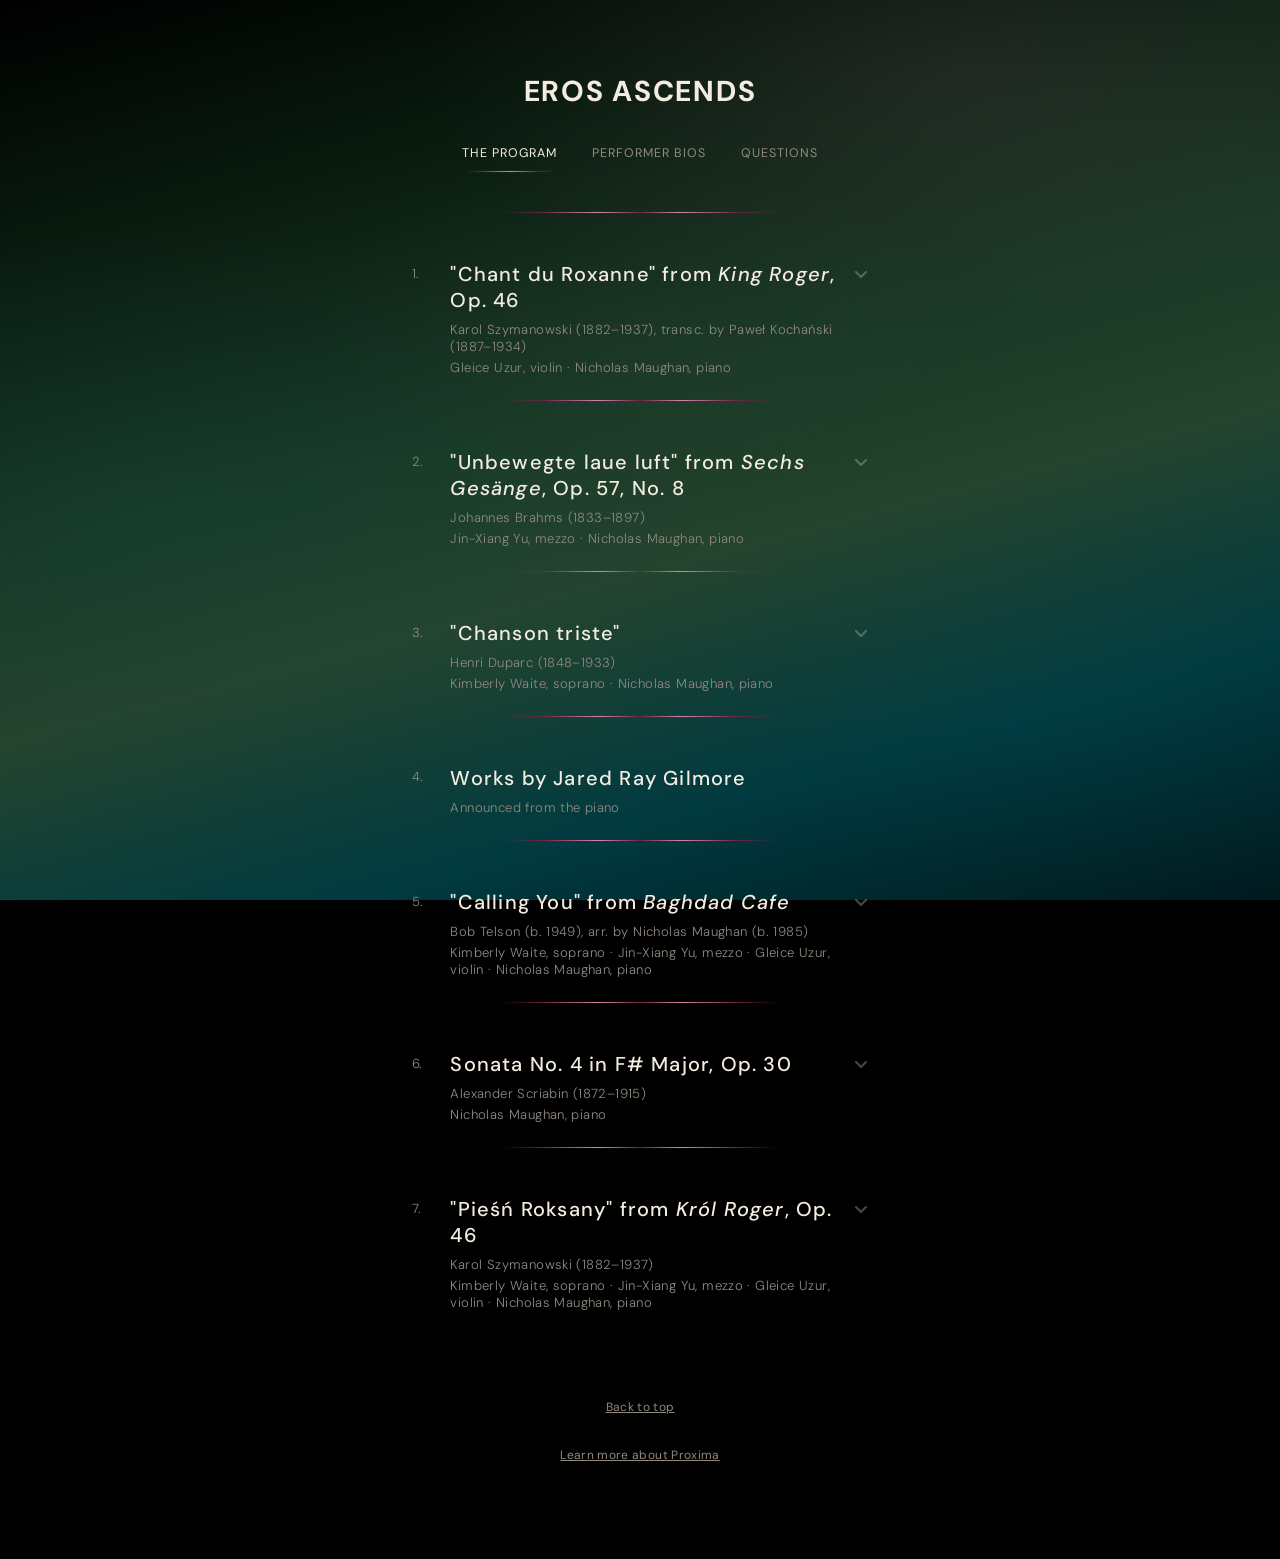
<file: index.html>
<!DOCTYPE html>
<html lang="en">
<head>
  <meta charset="UTF-8">
  <meta name="viewport" content="width=device-width, initial-scale=1.0">
  <title>Eros Ascends — The Program</title>
  <link rel="preconnect" href="https://fonts.googleapis.com">
  <link rel="preconnect" href="https://fonts.gstatic.com" crossorigin>
  <link href="https://fonts.googleapis.com/css2?family=DM+Sans:ital,wght@0,300;0,400;0,500;0,700;1,300;1,400&display=swap" rel="stylesheet">
  <link rel="stylesheet" href="style.css">
</head>
<body>

  <!-- ── Site Header & Navigation ── -->
  <header class="site-header">
    <h1 class="site-title"><a href="index.html">EROS ASCENDS</a></h1>
    <nav class="tab-nav" aria-label="Site navigation">
      <a href="index.html" class="active">The Program</a>
      <a href="bios.html">Performer Bios</a>
      <a href="questions.html">Questions</a>
    </nav>
  </header>

  <article class="page" id="top">

    <hr class="divider">

    <!-- ════════════════════════════════════════════
         1. Chant du Roxanne — Szymanowski / Kochański
         ════════════════════════════════════════════ -->
    <section class="note-section" data-open="false">
      <button class="accordion-header" aria-expanded="false">
        <span class="note-number">1.</span>
        <div class="accordion-label">
          <h2 class="note-title">"Chant du Roxanne" from <em>King Roger</em>, Op. 46</h2>
          <p class="note-composer">Karol Szymanowski (1882–1937), transc. by Paweł Kochański (1887–1934)</p>
          <p class="note-performers">Gleice Uzur, violin · Nicholas Maughan, piano</p>
        </div>
        <svg class="accordion-chevron" viewBox="0 0 14 14" aria-hidden="true">
          <polyline points="2,5 7,10 12,5"/>
        </svg>
      </button>

      <div class="accordion-content">
        <div class="accordion-inner">
          <div class="note-body">
            <p>Polish composer Karol Szymanowski and violinist Paweł Kochański shared one of the most generative artistic partnerships of the early twentieth century—artistically inseparable, and deeply personal. Kochański was not only the foremost interpreter of Szymanowski's violin music, but a shaping presence within it: advising, refining, and drawing out a language of sound that feels almost inseparable from his own playing.</p>

            <p>There is, too, a current of intimacy that runs beneath this collaboration—one that has often been read through the lens of queer desire. Szymanowski, who was gay, channeled that sensibility into his artistic world. While the exact nature of his relationship with Kochański remains undocumented, their collaboration suggests a shared sensitivity and closeness that resonates in the music itself. In that light, this transcription can be heard not simply as adaptation, but as a kind of exchange: a musical language passed between two artists attuned to one another's expression.</p>

            <p>Chant de Roxane originates in Szymanowski's opera <em>King Roger</em>, where the vocal line unfolds with an almost hypnotic sense of suspension and allure. In Kochański's transcription, that line is carried into the violin—no longer sung, but still unmistakably vocal in its impulse.</p>

            <p>What begins as a voice becomes something more physical: the act of singing translated into touch, into pressure, into motion across the string. The line stretches, ornaments, and lingers, as if prolonging contact rather than arriving anywhere definite.</p>

            <p>What Kochański creates here is not a reduction of the original, but an intensification. The violin does not imitate the voice—it inhabits it, extends it, and in doing so, makes the line feel even more immediate, more exposed. Ornament becomes touch. Suspension becomes anticipation. The music lingers in that charged space where expression and sensation begin to blur.</p>
          </div>
        </div>
      </div>
    </section>

    <hr class="divider">

    <!-- ════════════════════════════════════════════
         2. Unbewegte laue Luft — Brahms
         ════════════════════════════════════════════ -->
    <section class="note-section" data-open="false">
      <button class="accordion-header" aria-expanded="false">
        <span class="note-number">2.</span>
        <div class="accordion-label">
          <h2 class="note-title">"Unbewegte laue luft" from <em>Sechs Gesänge</em>, Op. 57, No. 8</h2>
          <p class="note-composer">Johannes Brahms (1833–1897)</p>
          <p class="note-performers">Jin-Xiang Yu, mezzo · Nicholas Maughan, piano</p>
        </div>
        <svg class="accordion-chevron" viewBox="0 0 14 14" aria-hidden="true">
          <polyline points="2,5 7,10 12,5"/>
        </svg>
      </button>

      <div class="accordion-content">
        <div class="accordion-inner">
          <div class="note-body">
            <p>Brahms composed this song in 1871 on a poem by Georg Friedrich Daumer, whose writing moved through desire with a directness that was striking for its time. In a culture where intimacy was often veiled or idealized, Daumer's language lingers in sensation, in the body, in the charged stillness between thought and touch. Brahms was drawn to these texts for their concentration and immediacy, leaning into the intensity of wanting rather than turning away from it.</p>

            <p>The air is warm. Unmoving. A garden held in night. Nothing unfolds in the usual sense, yet everything is already underway.</p>

            <p>Listen for how little the music seems to move at first. The stillness is not empty. It is full, almost pressurized. Notice how the piano sustains the atmosphere, and how the voice does not break it, but grows out of it. In the upper register, small flickers of sound, like trills, briefly disturb the surface, suggesting the quiet motion of the fountain in the garden. Small shifts in harmony and color begin to carry weight. The intensity does not announce itself. It gathers.</p>

            <p>And then, almost without warning, the surface breaks. The piano begins to move in quick, flowing figures, and the voice becomes more urgent, more expansive. What had been contained now begins to circulate. The desire that had been held in stillness moves outward, passes between voice and piano, and fills the space with motion. It does not erupt, but unfolds, gaining warmth, breadth, and presence as it moves. The body of the music awakens.</p>

            <p>As the song moves toward its close, that motion gradually softens. The energy does not disappear, but settles into a more open, luminous space. The harmony shifts, moving from C minor toward C major, and the atmosphere clears. What remains is a quiet arrival, where what once pressed inward now rests outward, and stillness returns, not empty, but changed.</p>
          </div>

          <div class="poem-block">
            <p class="poem-label">Unbewegte laue Luft</p>
            <p class="poem-label" style="text-transform: none; font-weight: 300; font-style: italic; margin-top: -0.5rem;">German source: Georg Friedrich Daumer</p>
            <p class="stanza">Unbewegte laue Luft,<br>
              Tiefe Ruhe der Natur;<br>
              Durch die stille Gartennacht<br>
              Plätschert die Fontäne nur;</p>
            <p class="stanza">Aber im Gemüte schwillt<br>
              Heißere Begierde mir;<br>
              Aber in der Ader quillt<br>
              Leben und verlangt nach Leben.</p>
            <p class="stanza">Sollten nicht auch deine Brust<br>
              Sehnlichere Wünsche heben?<br>
              Sollte meiner Seele Ruf<br>
              Nicht die deine tief durchbeben?</p>
            <p class="stanza">Leise mit dem Ätherfuß<br>
              Säume nicht, daher zu schweben!<br>
              Komm, o komm, damit wir uns<br>
              Himmlische Genüge geben!</p>
          </div>

          <div class="poem-block">
            <p class="poem-label">Motionless mild air</p>
            <p class="poem-label" style="text-transform: none; font-weight: 300; font-style: italic; margin-top: -0.5rem;">English translation © Richard Stokes</p>
            <p class="stanza">Motionless mild air,<br>
              Nature deep at rest;<br>
              Through the still garden night<br>
              Only the fountain plashes;</p>
            <p class="stanza">But my soul swells<br>
              With a more ardent desire;<br>
              Life surges in my veins<br>
              And yearns for life.</p>
            <p class="stanza">Should not your breast too<br>
              Heave with more passionate longing?<br>
              Should not the cry of my soul<br>
              Quiver deeply through your own?</p>
            <p class="stanza">Softly on ethereal feet<br>
              Glide to me, do not delay!<br>
              Come, ah! come, that we might<br>
              Give each other heavenly satisfaction!</p>
          </div>
        </div>
      </div>
    </section>

    <hr class="divider">

    <!-- ════════════════════════════════════════════
         3. Chanson triste — Duparc
         ════════════════════════════════════════════ -->
    <section class="note-section" data-open="false">
      <button class="accordion-header" aria-expanded="false">
        <span class="note-number">3.</span>
        <div class="accordion-label">
          <h2 class="note-title">"Chanson triste"</h2>
          <p class="note-composer">Henri Duparc (1848–1933)</p>
          <p class="note-performers">Kimberly Waite, soprano · Nicholas Maughan, piano</p>
        </div>
        <svg class="accordion-chevron" viewBox="0 0 14 14" aria-hidden="true">
          <polyline points="2,5 7,10 12,5"/>
        </svg>
      </button>

      <div class="accordion-content">
        <div class="accordion-inner">
          <div class="note-body">
            <p>In his early life, Henri Duparc's music was driven by a deep responsiveness to beauty—an impulse to shape feeling into sound. By his mid-thirties, a debilitating illness brought his compositional life to a halt, leaving him unable to sustain the intense creative focus his work required. In the years that followed, his religious life deepened, drawing him toward greater inwardness, restraint, and clarity of purpose. He ultimately destroyed most of what he had written, preserving only a small number of works—primarily a group of roughly seventeen songs he allowed to remain. Written when Duparc was about 20 years old, <em>Chanson triste</em> is one of them.</p>

            <p>The text offers consolation through closeness, and the music meets it with quiet restraint. Nothing is forced outward; instead, the song holds its emotional life in suspension. The warmth is real, but contained.</p>

            <p>Duparc's writing is less about melody than about atmosphere—how harmony, pacing, and color create a space the voice can inhabit. The piano lays this ground first: a gentle, continuous unfolding where shifts in harmony carry emotional weight. Rather than accompanying, it sustains the world of the song.</p>

            <p>Within that space, the voice moves simply and directly. The line rarely reaches for display; instead, it follows the natural shape of the text, allowing small inflections—changes of color, slight expansions of phrase—to carry meaning. As the poem turns toward intimacy and reassurance, the music deepens almost imperceptibly—not through contrast, but through a quiet intensification of harmony and texture.</p>

            <p>Listening closely, the expressive life of the song lives between the lines: in the way the piano supports and shades each phrase, in the way the voice settles into that space, and in the way both resist urgency. Nothing is rushed, and nothing is overstated.</p>

            <p>What remains is a kind of longing that does not resolve, but stays—present, sustained, and quietly alive.</p>
          </div>

          <div class="poem-block">
            <p class="poem-label" style="text-transform: none;">French source</p>
            <p class="stanza">Dans ton cœur dort un clair de lune,<br>
              Un doux clair de lune d'été,<br>
              Et pour fuir la vie importune,<br>
              Je me noierai dans ta clarté.</p>
            <p class="stanza">J'oublierai les douleurs passées,<br>
              Mon amour, quand tu berceras<br>
              Mon triste cœur et mes pensées<br>
              Dans le calme aimant de tes bras.</p>
            <p class="stanza">Tu prendras ma tête malade,<br>
              Oh! quelquefois sur tes genoux,<br>
              Et lui diras une ballade<br>
              Qui semblera parler de nous;</p>
            <p class="stanza">Et dans tes yeux pleins de tristesse,<br>
              Dans tes yeux alors je boirai<br>
              Tant de baisers et de tendresse<br>
              Que peut-être je guérirai.</p>
          </div>

          <div class="poem-block">
            <p class="poem-label" style="text-transform: none;">English translation</p>
            <p class="stanza">In your heart sleeps a moonlight,<br>
              A sweet moonlight of summer,<br>
              And to flee the importunate life,<br>
              I will drown myself in your brightness.</p>
            <p class="stanza">I will forget the past sorrows,<br>
              My love, when you will cradle<br>
              My sad heart and my thoughts<br>
              In the loving calm of your arms.</p>
            <p class="stanza">You will take my ailing head,<br>
              Oh! sometimes upon your knees,<br>
              And will say to it a ballad<br>
              Which will seem to speak of us;</p>
            <p class="stanza">And in your eyes full of sadness,<br>
              In your eyes then I will drink<br>
              So many kisses and such tenderness<br>
              That perhaps I will be healed.</p>
          </div>
        </div>
      </div>
    </section>

    <hr class="divider">

    <!-- ════════════════════════════════════════════
         Jared Ray Gilmore — static entry, no accordion
         ════════════════════════════════════════════ -->
    <section class="note-section-static">
      <span class="note-number">4.</span>
      <div>
        <h2 class="note-title">Works by Jared Ray Gilmore</h2>
        <p class="note-composer">Announced from the piano</p>
      </div>
    </section>

    <hr class="divider">

    <!-- ════════════════════════════════════════════
         4. Calling You — Telson / arr. Maughan
         ════════════════════════════════════════════ -->
    <section class="note-section" data-open="false">
      <button class="accordion-header" aria-expanded="false">
        <span class="note-number">5.</span>
        <div class="accordion-label">
          <h2 class="note-title">"Calling You" from <em>Baghdad Cafe</em></h2>
          <p class="note-composer">Bob Telson (b. 1949), arr. by Nicholas Maughan (b. 1985)</p>
          <p class="note-performers">Kimberly Waite, soprano · Jin-Xiang Yu, mezzo · Gleice Uzur, violin · Nicholas Maughan, piano</p>
        </div>
        <svg class="accordion-chevron" viewBox="0 0 14 14" aria-hidden="true">
          <polyline points="2,5 7,10 12,5"/>
        </svg>
      </button>

      <div class="accordion-content">
        <div class="accordion-inner">
          <div class="note-body">
            <p>A quiet voice, suspended in space, sends something outward.</p>

            <p>Bob Telson wrote <em>Calling You</em> for <em>Bagdad Cafe</em>, a film set on the edge of the Mojave Desert, where isolation shapes every interaction. The song emerges from that landscape, not as commentary but as atmosphere. It does not describe the distance. It inhabits it.</p>

            <p>The text is spare, a message sent across miles, offered without knowing if it will be received. Telson's setting resists dramatizing that gesture. The harmony moves slowly, often circling rather than progressing, and the pacing allows silence to remain present alongside sound. What we hear is not urgency, but persistence.</p>

            <p>In this way, the piece opens into Eros—not as climax or pursuit, but as sustained orientation. Desire here does not build toward possession. It continues, quietly and steadily, across distance. The voice does not reach its destination. It remains turned toward it.</p>

            <p>Listen for how the music holds that state. Phrases often feel as though they could resolve, but do not. Repetition becomes a form of staying rather than returning. The line hovers, carried by breath, resisting closure.</p>

            <p>Also listen for the relationship between motion and stillness, how little the harmony needs to shift to keep the piece alive, how space itself becomes part of the music.</p>
          </div>
        </div>
      </div>
    </section>

    <hr class="divider">

    <!-- ════════════════════════════════════════════
         5. Piano Sonata No. 4 — Scriabin
         ════════════════════════════════════════════ -->
    <section class="note-section" data-open="false">
      <button class="accordion-header" aria-expanded="false">
        <span class="note-number">6.</span>
        <div class="accordion-label">
          <h2 class="note-title">Sonata No. 4 in F# Major, Op. 30</h2>
          <p class="note-composer">Alexander Scriabin (1872–1915)</p>
          <p class="note-performers">Nicholas Maughan, piano</p>
        </div>
        <svg class="accordion-chevron" viewBox="0 0 14 14" aria-hidden="true">
          <polyline points="2,5 7,10 12,5"/>
        </svg>
      </button>

      <div class="accordion-content">
        <div class="accordion-inner">
          <div class="note-body">
            <p>Scriabin's Fourth Sonata begins in suspension.</p>

            <p>The first movement holds us in a kind of distance—quiet, searching, not yet arrived. A single line reaches upward, as if feeling its way through the dark. The harmony doesn't settle; it hovers, glows, withdraws. What we hear is not resolution, but orientation: something sensed before it is touched. This opening Andante sets the conditions for everything that follows. The music leans forward, but never quite lands. It listens for itself.</p>

            <p>Then, without break, the second movement ignites. Marked <em>Prestissimo volando</em>—very fast, flying—the sonata releases into motion. What had been contained begins to circulate. Arpeggios flash upward, harmonies stretch past their edges, and the entire instrument seems to shimmer with momentum. The upward reach of the first movement is no longer searching; it becomes propulsion. This is not arrival in the sense of rest. It is arrival as intensification.</p>

            <p>Scriabin was writing at a moment when his musical language was opening outward—toward color, ecstasy, and a kind of radiant instability that would define his later work. Even here, before the harmonic world fully dissolves into his later mysticism, we hear the impulse clearly: music that does not resolve so much as transform.</p>

            <p>Listen for how the sonata moves between states of being. In the first movement, the sound feels distant, almost interior—phrases suspended in air, as if waiting to take shape. In the second, that same material returns altered: brighter, faster, more exposed. What had been felt privately is now fully in motion, shared, undeniable. Across the arc of the sonata, something shifts. What begins as reach becomes contact—not through stillness, but through energy that continues to unfold even as it arrives.</p>
          </div>
        </div>
      </div>
    </section>

    <hr class="divider">

    <!-- ════════════════════════════════════════════
         6. Pieśń Roksany — Szymanowski
         ════════════════════════════════════════════ -->
    <section class="note-section" data-open="false">
      <button class="accordion-header" aria-expanded="false">
        <span class="note-number">7.</span>
        <div class="accordion-label">
          <h2 class="note-title">"Pieśń Roksany" from <em>Król Roger</em>, Op. 46</h2>
          <p class="note-composer">Karol Szymanowski (1882–1937)</p>
          <p class="note-performers">Kimberly Waite, soprano · Jin-Xiang Yu, mezzo · Gleice Uzur, violin · Nicholas Maughan, piano</p>
        </div>
        <svg class="accordion-chevron" viewBox="0 0 14 14" aria-hidden="true">
          <polyline points="2,5 7,10 12,5"/>
        </svg>
      </button>

      <div class="accordion-content">
        <div class="accordion-inner">
          <div class="note-body">
            <p>Karol Szymanowski's only opera, <em>King Roger</em>, Op. 46, unfolds as a confrontation between order and ecstasy when a mysterious Shepherd enters King Roger's court, bringing with him a vision of life shaped not by restraint, but by beauty, instinct, and release. By the second act, the Shepherd's vision has begun to take hold of the court, loosening the structures that sustain Roger's authority.</p>

            <p>Roxana, the queen at Roger's side, steps into that shift and sings:</p>
          </div>

          <div class="inline-verse">
            <p>Sleep now, royal dreams…<br>
              Let the night give you its fragrances…<br>
              Let silence lull you…<br>
              Let will and anger come to rest…</p>
            <p style="margin-top: 1.2rem;">There, where beauty wanders…<br>
              Where the air trembles with scent…<br>
              There I will go after you…<br>
              There I will find you…</p>
            <p style="margin-top: 1.2rem;">Come to me, O radiant one…<br>
              Come in the quiet of evening…<br>
              Bring me the sweetness of night…<br>
              And the peace of hidden gardens…</p>
            <p style="margin-top: 1.2rem;">Let me rest beside you…<br>
              Let me vanish in your light…<br>
              Let desire fall silent…<br>
              In your embrace…</p>
          </div>

          <div class="note-body" style="margin-top: 2rem;">
            <p>By the third act, the court has dissolved, and Roger stands alone among its ruins, searching for meaning after what the Shepherd set in motion. Roxana's song is the point at which the distance between order and ecstasy gives way.</p>

            <p>Heard again at the end of our concert, "Roxana's Song" closes the arc of our evening, returning us to where we began: what we first heard as distance and pull now arrives as closeness, contact, and rest.</p>
          </div>
        </div>
      </div>
    </section>

    <a class="top-link" href="#top">Back to top</a>
    <a class="footer-link" href="https://www.proximaslc.com" target="_blank" rel="noopener">Learn more about Proxima</a>

  </article>

  <script>
    (function () {
      'use strict';

      // ── Accordion toggle ──
      var sections = document.querySelectorAll('.note-section[data-open]');

      // Initialize: set max-height on already-open sections
      sections.forEach(function (section) {
        var content = section.querySelector('.accordion-content');
        if (section.getAttribute('data-open') === 'true' && content) {
          content.style.maxHeight = content.scrollHeight + 'px';
        }
      });

      // Handle clicks
      document.addEventListener('click', function (e) {
        var header = e.target.closest('.accordion-header');
        if (!header) return;

        var section = header.closest('.note-section');
        if (!section) return;

        var isOpen = section.getAttribute('data-open') === 'true';
        var content = section.querySelector('.accordion-content');
        if (!content) return;

        if (isOpen) {
          content.style.maxHeight = content.scrollHeight + 'px';
          content.offsetHeight;
          content.style.maxHeight = '0';
          section.setAttribute('data-open', 'false');
          header.setAttribute('aria-expanded', 'false');
        } else {
          section.setAttribute('data-open', 'true');
          header.setAttribute('aria-expanded', 'true');
          content.style.maxHeight = content.scrollHeight + 'px';

          content.addEventListener('transitionend', function handler() {
            if (section.getAttribute('data-open') === 'true') {
              content.style.maxHeight = 'none';
            }
            content.removeEventListener('transitionend', handler);
          });
        }
      });
    })();
  </script>

</body>
</html>
</file>
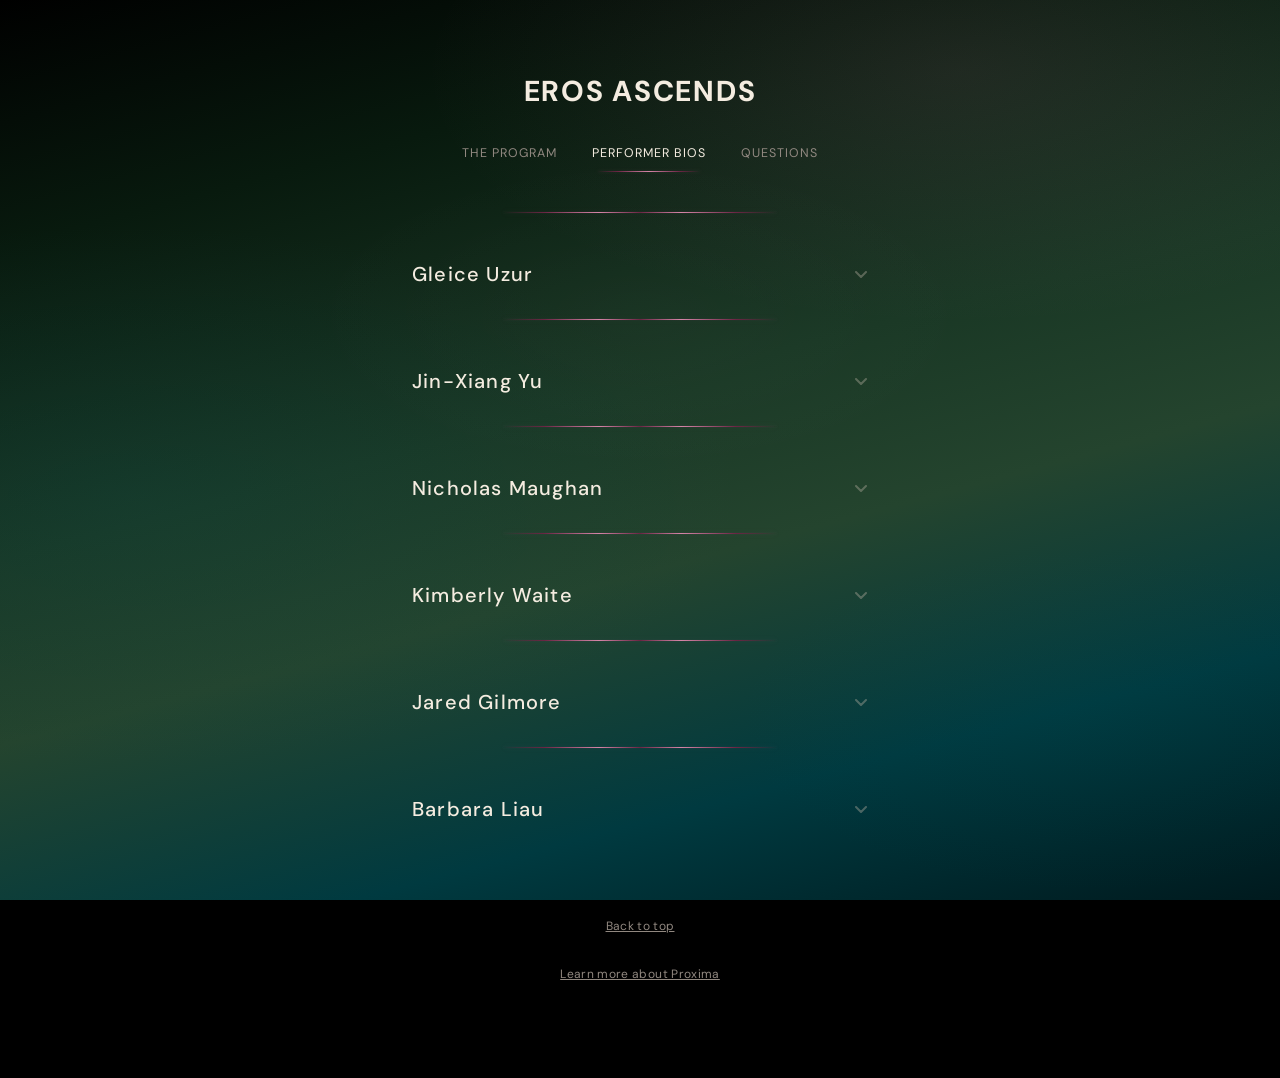
<file: bios.html>
<!DOCTYPE html>
<html lang="en">
<head>
  <meta charset="UTF-8">
  <meta name="viewport" content="width=device-width, initial-scale=1.0">
  <title>Eros Ascends — Performer Bios</title>
  <link rel="preconnect" href="https://fonts.googleapis.com">
  <link rel="preconnect" href="https://fonts.gstatic.com" crossorigin>
  <link href="https://fonts.googleapis.com/css2?family=DM+Sans:ital,wght@0,300;0,400;0,500;0,700;1,300;1,400&display=swap" rel="stylesheet">
  <link rel="stylesheet" href="style.css">
</head>
<body>

  <!-- ── Site Header & Navigation ── -->
  <header class="site-header">
    <h1 class="site-title"><a href="index.html">EROS ASCENDS</a></h1>
    <nav class="tab-nav" aria-label="Site navigation">
      <a href="index.html">The Program</a>
      <a href="bios.html" class="active">Performer Bios</a>
      <a href="questions.html">Questions</a>
    </nav>
  </header>

  <article class="page" id="top">

    <hr class="divider">

    <section class="note-section" data-open="false">
      <button class="accordion-header" aria-expanded="false">
        <div class="accordion-label">
          <h2 class="note-title">Gleice Uzur</h2>
        </div>
        <svg class="accordion-chevron" viewBox="0 0 14 14" aria-hidden="true">
          <polyline points="2,5 7,10 12,5"/>
        </svg>
      </button>
      <div class="accordion-content">
        <div class="accordion-inner">
          <img class="bio-headshot" src="headshots/Gleice Portrait .png" alt="Gleice Uzur">
          <div class="bio-text">
            <p>Born in São Paulo, Brazil, Gleice de Oliveira Uzur began her violin studies at age five and earned her BM from Escola Municipal de Música Santa Marcelina. Her musical journey includes postgraduate studies in Sofia, Bulgaria, summer festivals in Austria and Germany, and studies with Professor Peter Zazofsky at Boston University.</p>
            <p>As the recipient of the prestigious Brazilian Ministry of Culture award, Gleice was the only South American selected for the Australian String Academy in 2009. She has served as Concertmaster and Associate Concertmaster of Orchestra Bachiana, São Paulo Symphony Youth Orchestra, and Orquestrade Câmara da Universidade de São Paulo.</p>
            <p>Gleice has also performed extensively with chamber ensembles such as the FASM String Quartet, Ethos String Quartet, Candle Trio, and OCAM String Quartet. As an educator, she taught at the São Paulo Young Philharmonic Orchestra and Guri Santa Marcelina, a social program for at-risk students in São Paulo.</p>
            <p>Currently, she is an adjunct violin and music theory instructor at Weber State University.</p>
          </div>
        </div>
      </div>
    </section>

    <hr class="divider">

    <section class="note-section" data-open="false">
      <button class="accordion-header" aria-expanded="false">
        <div class="accordion-label">
          <h2 class="note-title">Jin-Xiang Yu</h2>
        </div>
        <svg class="accordion-chevron" viewBox="0 0 14 14" aria-hidden="true">
          <polyline points="2,5 7,10 12,5"/>
        </svg>
      </button>
      <div class="accordion-content">
        <div class="accordion-inner">
          <img class="bio-headshot" src="headshots/jx headshot.JPG" alt="Jin-Xiang Yu">
          <div class="bio-text">
            <p>Raised in Japan, 郁金香 (Jin-Xiang Yu) is a soprano/mezzo-soprano with roots from China, Japan, Korea, and Russia. She grew up in a family of musicians and painters, speaking Japanese and Mandarin Chinese while learning English and Spanish at international schools. Her artistic journey started with ballet, piano, and jazz trumpet, and her commitment to vocal studies developed during her collegiate studies in linguistics.</p>
            <p>When not on stage, she works as a film/commercial actor, teaches at her private studio, Studio JX, teaches musical theatre @utahdanceinstitute and is an owner of @yogasunne. JX holds a Musical Theatre degree (American Musical and Dramatic Academy), a Bachelor of Arts in Linguistics (CUNY Queens College), a Bachelor of Music (Aaron Copland School of Music), and a Master of Music (Yale School of Music).</p>
            <p>At home, she's a mom to 3 munchkin performers and a wife to Bill, the extraordinaire behind the scenes. She is ridiculously competitive at volleyball, eats unreasonably spicy food, and is indubitably passionate about authentic storytelling. <a href="https://jinxiangyusoprano.com/" target="_blank" rel="noopener" style="color: #b8b0a2;">jinxiangyusoprano.com</a> · @jin.xiang_yu / @studio.j_x</p>
          </div>
        </div>
      </div>
    </section>

    <hr class="divider">

    <section class="note-section" data-open="false">
      <button class="accordion-header" aria-expanded="false">
        <div class="accordion-label">
          <h2 class="note-title">Nicholas Maughan</h2>
        </div>
        <svg class="accordion-chevron" viewBox="0 0 14 14" aria-hidden="true">
          <polyline points="2,5 7,10 12,5"/>
        </svg>
      </button>
      <div class="accordion-content">
        <div class="accordion-inner">
          <img class="bio-headshot" src="headshots/Nic.jpg" alt="Nicholas Maughan">
          <div class="bio-text">
            <p>A "fluid" musician (Utah Arts Review), Nicholas Maughan is a Salt Lake City–based pianist whose work centers on collaboration, responsiveness, and shared artistic practice. Whether performing in concert settings, working in the dance studio, or collaborating with singers and instrumentalists, Nic approaches music-making as a dialogue shaped by listening, adaptability, and connection.</p>
            <p>It was a joy for Nic to focus deeply on his work with Ballet West for six seasons, where he served as Company Pianist and Principal Keyboard with the Ballet West Orchestra. During this time, he supported daily classes, rehearsals, performances, and the creation of new choreographic works, experiences that continue to shape his musical instincts and collaborative approach. Nic has been energized by a recent return to teaching and freelance performance, reconnecting with a wide range of artists and projects across disciplines.</p>
            <p>Nic is a founding director of Proxima Performing Arts, which he co-founded with soprano Kimberly Waite and arts advocate Barbara Liau. Through Proxima, he curates and presents cross-disciplinary performances in homes and alternative venues, bringing artists and audiences into close proximity through shared music, food, and conversation. The work reflects a belief that performance is most alive when it is experienced directly, where artists and audiences share the same ground and where connection extends beyond the performance into community.</p>
            <p>This past spring, Nic was pleased to return to Weber State University as an adjunct instructor in the dance program, where he teaches "Music for Dancers." His teaching draws directly from professional experience and emphasizes clear communication and collaborative music-making between dancers and musicians.</p>
          </div>
        </div>
      </div>
    </section>

    <hr class="divider">

    <section class="note-section" data-open="false">
      <button class="accordion-header" aria-expanded="false">
        <div class="accordion-label">
          <h2 class="note-title">Kimberly Waite</h2>
        </div>
        <svg class="accordion-chevron" viewBox="0 0 14 14" aria-hidden="true">
          <polyline points="2,5 7,10 12,5"/>
        </svg>
      </button>
      <div class="accordion-content">
        <div class="accordion-inner">
          <img class="bio-headshot" src="headshots/kim headshot 2025.jpeg" alt="Kimberly Waite">
          <div class="bio-text">
            <p>Kimberly Waite is a vocalist, teacher, and cultural leader rooted in the belief that art and community are inseparable. She sang professionally until 2017, after which she shifted her focus to teaching voice full time. Over the following years, she worked with hundreds of students, helping them reconnect with their voices as instruments of expression, presence, and truth.</p>
            <p>In 2023, she closed her private voice studio to redirect her energy toward building institutions designed to serve communities in a rapidly changing era. She is the co-founder and CEO of Opus, a tech company building the next generation of self-discovery tools, and a co-founder and Executive Director of Proxima Performing Arts, a nonprofit devoted to creating intimate, human-centered performance experiences.</p>
            <p>Her work is guided by a vision of building organizations that meet the real needs of the Utah Tribe—places that sustain joy, cultivate meaning, and keep love alive in the hearts of everyone who encounters them. Kim is the mother of two brilliant children and is deeply devoted to mysticism, practical spirituality, and her partner, Christopher.</p>
          </div>
        </div>
      </div>
    </section>

    <hr class="divider">

    <section class="note-section" data-open="false">
      <button class="accordion-header" aria-expanded="false">
        <div class="accordion-label">
          <h2 class="note-title">Jared Gilmore</h2>
        </div>
        <svg class="accordion-chevron" viewBox="0 0 14 14" aria-hidden="true">
          <polyline points="2,5 7,10 12,5"/>
        </svg>
      </button>
      <div class="accordion-content">
        <div class="accordion-inner">
          <img class="bio-headshot" src="headshots/Jared Headshot option 2.jpeg" alt="Jared Gilmore">
          <div class="bio-text">
            <p>Jared Gilmore is a pianist and composer based in Utah. He studied classical piano through age 18, then stepped away from formal training to explore blues and rock. After that, he moved to New York City to work as an audio engineer and producer, which later led to production work on cruise ship music festivals—where he'd spend off-hours writing on the practice pianos tucked away on the ship.</p>
            <p>Today, Jared performs and composes original romantic-style piano music. His writing is influenced by myth, dreams, and depth psychology, and composing is one of the main ways he stays connected to his inner life and the meanings he's tracking beneath the surface.</p>
          </div>
        </div>
      </div>
    </section>

    <hr class="divider">

    <section class="note-section" data-open="false">
      <button class="accordion-header" aria-expanded="false">
        <div class="accordion-label">
          <h2 class="note-title">Barbara Liau</h2>
        </div>
        <svg class="accordion-chevron" viewBox="0 0 14 14" aria-hidden="true">
          <polyline points="2,5 7,10 12,5"/>
        </svg>
      </button>
      <div class="accordion-content">
        <div class="accordion-inner">
          <div class="bio-text">
            <p>Barbara Liau is a founder and technology executive with a background in blockchain and distributed systems. She has founded and led multiple venture-backed companies, including Summa and Nomad, where she built infrastructure for connecting and securing digital assets across networks and raised significant institutional capital to support that work.</p>
            <p>Her background spans software engineering, product design, and communications, with earlier experience as a developer at Storj and in public affairs with the United States military.</p>
            <p>She has also worked as a mentor and educator, supporting the development of early-career engineers.</p>
            <p>Barbara currently serves as Board President of Proxima Performing Arts and as CTO of Opus, where she focuses on building practical systems at the intersection of technology and human experience.</p>
          </div>
        </div>
      </div>
    </section>

    <a class="top-link" href="#top">Back to top</a>
    <a class="footer-link" href="https://www.proximaslc.com" target="_blank" rel="noopener">Learn more about Proxima</a>

  </article>

  <script>
    (function () {
      'use strict';

      var sections = document.querySelectorAll('.note-section[data-open]');

      sections.forEach(function (section) {
        var content = section.querySelector('.accordion-content');
        if (section.getAttribute('data-open') === 'true' && content) {
          content.style.maxHeight = content.scrollHeight + 'px';
        }
      });

      document.addEventListener('click', function (e) {
        var header = e.target.closest('.accordion-header');
        if (!header) return;

        var section = header.closest('.note-section');
        if (!section) return;

        var isOpen = section.getAttribute('data-open') === 'true';
        var content = section.querySelector('.accordion-content');
        if (!content) return;

        if (isOpen) {
          content.style.maxHeight = content.scrollHeight + 'px';
          content.offsetHeight;
          content.style.maxHeight = '0';
          section.setAttribute('data-open', 'false');
          header.setAttribute('aria-expanded', 'false');
        } else {
          section.setAttribute('data-open', 'true');
          header.setAttribute('aria-expanded', 'true');
          content.style.maxHeight = content.scrollHeight + 'px';

          content.addEventListener('transitionend', function handler() {
            if (section.getAttribute('data-open') === 'true') {
              content.style.maxHeight = 'none';
            }
            content.removeEventListener('transitionend', handler);
          });
        }
      });
    })();
  </script>

</body>
</html>
</file>
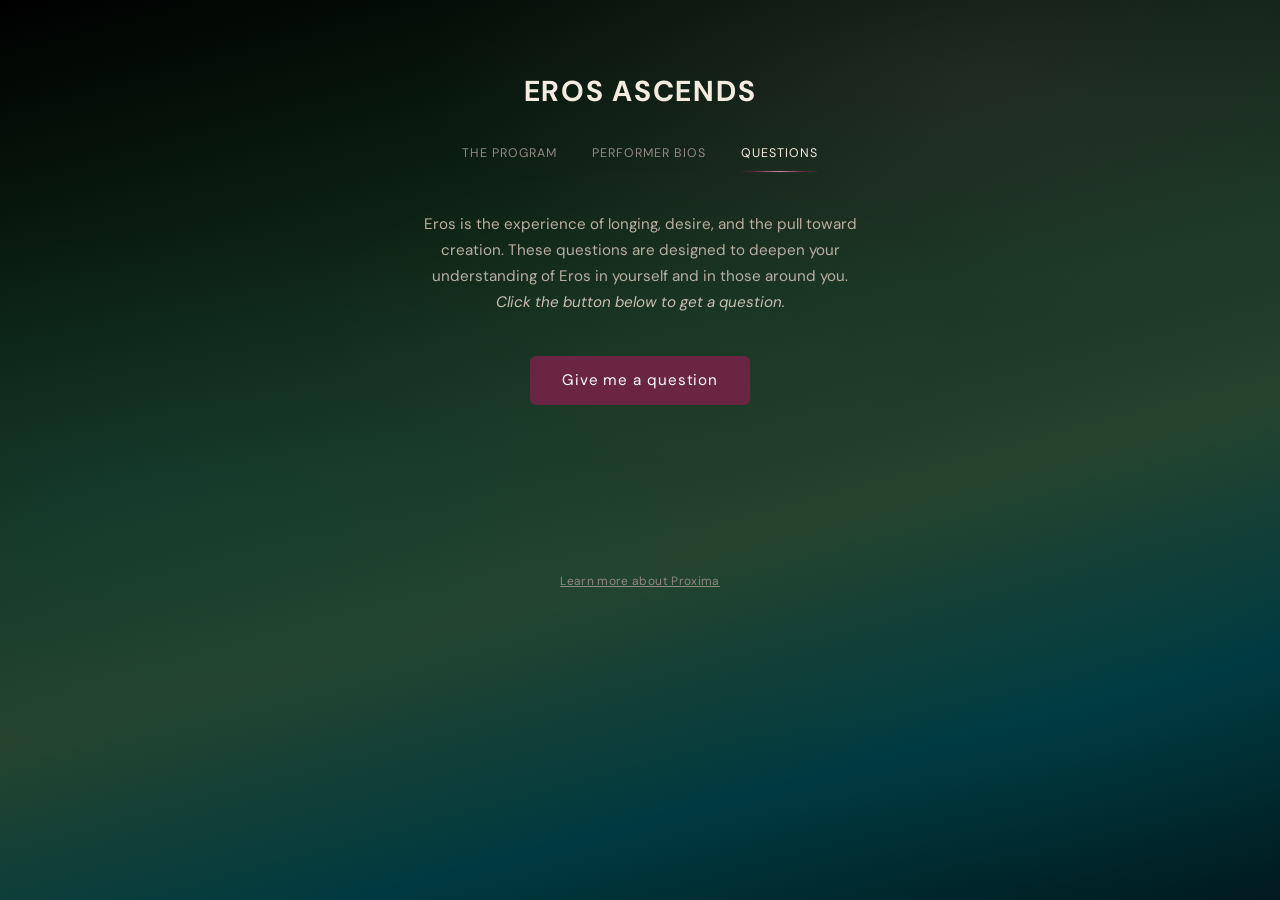
<file: questions.html>
<!DOCTYPE html>
<html lang="en">
<head>
  <meta charset="UTF-8">
  <meta name="viewport" content="width=device-width, initial-scale=1.0">
  <title>Eros Ascends — Questions</title>
  <link rel="preconnect" href="https://fonts.googleapis.com">
  <link rel="preconnect" href="https://fonts.gstatic.com" crossorigin>
  <link href="https://fonts.googleapis.com/css2?family=DM+Sans:ital,wght@0,300;0,400;0,500;0,700;1,300;1,400&display=swap" rel="stylesheet">
  <link rel="stylesheet" href="style.css">
</head>
<body>

  <!-- ── Site Header & Navigation ── -->
  <header class="site-header">
    <h1 class="site-title"><a href="index.html">EROS ASCENDS</a></h1>
    <nav class="tab-nav" aria-label="Site navigation">
      <a href="index.html">The Program</a>
      <a href="bios.html">Performer Bios</a>
      <a href="questions.html" class="active">Questions</a>
    </nav>
  </header>

  <main class="page questions-page">

    <p class="intro">
      Eros is the experience of longing, desire, and the pull toward creation. These questions are designed to deepen your understanding of Eros in yourself and in those around you.<br>
      <em>Click the button below to get a question.</em>
    </p>

    <button class="btn" id="generate-btn" aria-label="Generate a question">
      Give me a question
    </button>

    <div class="question-card" id="question-card" aria-live="polite">
      <p class="question-text" id="question-text"></p>
      <p class="question-hint">Ask someone nearby. Or answer it for yourself.</p>
    </div>

    <a class="footer-link" href="https://www.proximaslc.com" target="_blank" rel="noopener">Learn more about Proxima</a>
  </main>

  <script>
    (function () {
      'use strict';

      // ── Fallback questions (used when JSON fetch fails, e.g. file:// protocol) ──
      var FALLBACK = [
        { id: "q001", question: "What are you wanting right now?" },
        { id: "q002", question: "What feels most alive in you lately?" },
        { id: "q003", question: "What would you pursue if you knew you couldn\u2019t fail at it?" },
        { id: "q004", question: "When did you last feel pulled toward something you couldn\u2019t explain?" },
        { id: "q005", question: "What have you been longing for but haven\u2019t said out loud?" },
        { id: "q006", question: "What kind of beauty stops you in your tracks?" },
        { id: "q007", question: "Who or what taught you the most about love?" },
        { id: "q008", question: "What would you create if no one were watching?" }
      ];

      // ── State ──
      let questions = [];
      let lastQuestionId = null;
      let hasGenerated = false;

      // ── DOM refs ──
      const btn = document.getElementById('generate-btn');
      const card = document.getElementById('question-card');
      const questionText = document.getElementById('question-text');

      // ── Load questions from JSON, fall back to embedded list ──
      fetch('questions.json')
        .then(function (res) {
          if (!res.ok) throw new Error('Failed to load');
          return res.json();
        })
        .then(function (data) {
          questions = data;
        })
        .catch(function () {
          questions = FALLBACK;
        });

      // ── Pick a random question, avoiding repeats ──
      function pickRandom() {
        if (questions.length === 0) return null;
        if (questions.length === 1) return questions[0];

        var pick;
        do {
          pick = questions[Math.floor(Math.random() * questions.length)];
        } while (pick.id === lastQuestionId);

        lastQuestionId = pick.id;
        return pick;
      }

      // ── Display a new question with a gentle transition ──
      function showQuestion() {
        var q = pickRandom();
        if (!q) return;

        if (hasGenerated) {
          card.classList.add('fading');

          setTimeout(function () {
            questionText.textContent = q.question;
            card.classList.remove('fading');
          }, 160);
        } else {
          hasGenerated = true;
          questionText.textContent = q.question;
          btn.textContent = 'Another question';
          card.classList.add('visible');
        }
      }

      // ── Button handler ──
      btn.addEventListener('click', showQuestion);
    })();
  </script>

</body>
</html>
</file>
<file: style.css>
/* ═══════════════════════════════════════════════
   EROS ASCENDS — Shared Styles
   ═══════════════════════════════════════════════ */

/* ── Reset & Base ── */
*, *::before, *::after {
  margin: 0;
  padding: 0;
  box-sizing: border-box;
}

html {
  font-size: 16px;
  -webkit-text-size-adjust: 100%;
  scroll-behavior: smooth;
}

body {
  font-family: 'DM Sans', sans-serif;

  /* ── Atmospheric layered background ──
     Dark base with subtle color blooms:
     pink glow upper-right, teal lower-left,
     secondary teal lower-right, faint white center.
  */
  background-color: #000000;
  background-image:
    radial-gradient(ellipse 60% 40% at 75% 8%,
      rgba(204, 111, 152, 0.10) 0%,
      transparent 70%),
    radial-gradient(ellipse 80% 50% at 10% 55%,
      rgba(0, 88, 96, 0.14) 0%,
      transparent 60%),
    radial-gradient(ellipse 50% 35% at 85% 80%,
      rgba(0, 88, 96, 0.08) 0%,
      transparent 55%),
    radial-gradient(ellipse 45% 30% at 50% 35%,
      rgba(255, 255, 255, 0.02) 0%,
      transparent 60%),
    linear-gradient(165deg,
      #000000 0%,
      #081a0e 20%,
      #1a3825 45%,
      #24442e 60%,
      #003a40 80%,
      #001a1e 100%);
  background-attachment: fixed;

  color: #ede6da;
  min-height: 100dvh;
  padding: 0;
  -webkit-font-smoothing: antialiased;
}


/* ═══════════════════════════════════════════════
   Site Header & Tab Navigation
   ═══════════════════════════════════════════════ */

.site-header {
  text-align: center;
  padding: 3.5rem 1.5rem 0;
  max-width: 520px;
  margin: 0 auto;
}

.site-title {
  font-size: 1.6rem;
  font-weight: 700;
  letter-spacing: 0.06em;
  color: #f4ece0;
  margin-bottom: 1.5rem;
}

.site-title a {
  color: inherit;
  text-decoration: none;
}

/* Tab bar */
.tab-nav {
  display: flex;
  justify-content: center;
  gap: 0;
  margin-bottom: 0;
}

.tab-nav a {
  font-family: inherit;
  font-size: 0.78rem;
  font-weight: 400;
  letter-spacing: 0.08em;
  text-transform: uppercase;
  text-decoration: none;
  color: #918880;
  padding: 0.7rem 1.1rem;
  position: relative;
  transition: color 0.2s ease;
  -webkit-tap-highlight-color: transparent;
}

.tab-nav a:hover {
  color: #c8bfb2;
}

.tab-nav a.active {
  color: #f4ece0;
}

/* Active tab underline — gradient shimmer */
.tab-nav a.active::after {
  content: '';
  position: absolute;
  bottom: 0;
  left: 15%;
  right: 15%;
  height: 1px;
  background: linear-gradient(90deg,
    transparent 0%,
    #6A2543 20%,
    #D586A8 50%,
    #6A2543 80%,
    transparent 100%);
  box-shadow: 0 0 4px rgba(213, 134, 168, 0.15);
}


/* ═══════════════════════════════════════════════
   Shared Page Layout
   ═══════════════════════════════════════════════ */

.page {
  max-width: 520px;
  width: 100%;
  margin: 0 auto;
  padding: 2.5rem 1.5rem 3.5rem;
}

.page-subtitle {
  display: block;
  font-size: 0.85rem;
  font-weight: 300;
  letter-spacing: 0.12em;
  text-transform: uppercase;
  color: #918880;
  text-align: center;
  margin-bottom: 2rem;
}


/* ═══════════════════════════════════════════════
   Section Divider
   ═══════════════════════════════════════════════ */

.divider {
  width: 60%;
  max-width: 280px;
  height: 1px;
  margin: 0 auto 2.5rem;
  border: none;
  background: linear-gradient(90deg,
    transparent 0%,
    #6A2543 15%,
    #D586A8 35%,
    #6A2543 50%,
    #D586A8 65%,
    #6A2543 85%,
    transparent 100%);
  box-shadow:
    0 0 6px rgba(213, 134, 168, 0.12),
    0 0 1px rgba(213, 134, 168, 0.2);
}


/* ═══════════════════════════════════════════════
   Footer Link & Back-to-Top
   ═══════════════════════════════════════════════ */

.top-link {
  display: block;
  text-align: center;
  margin-top: 4rem;
  padding-bottom: 1rem;
  font-size: 0.75rem;
  color: #918880;
  text-decoration: underline;
  letter-spacing: 0.03em;
  transition: color 0.2s ease;
}

.top-link:hover {
  color: #b8b0a2;
}

.footer-link {
  display: block;
  text-align: center;
  margin-top: 1rem;
  padding-bottom: 2rem;
  font-size: 0.75rem;
  color: #918880;
  text-decoration: underline;
  letter-spacing: 0.03em;
  transition: color 0.2s ease;
}

.footer-link:hover {
  color: #b8b0a2;
}


/* ═══════════════════════════════════════════════
   Button (shared)
   ═══════════════════════════════════════════════ */

.btn {
  display: inline-block;
  font-family: inherit;
  font-size: 0.95rem;
  letter-spacing: 0.06em;
  color: #ffffff;
  background-color: #6A2543;
  border: none;
  border-radius: 6px;
  padding: 0.9rem 2rem;
  cursor: pointer;
  transition: background-color 0.2s ease, transform 0.1s ease;
  -webkit-tap-highlight-color: transparent;
}

.btn:hover {
  background-color: #7d2e52;
}

.btn:active {
  transform: scale(0.97);
}

.btn:focus-visible {
  outline: 2px solid #6A2543;
  outline-offset: 3px;
}


/* ═══════════════════════════════════════════════
   Questions Page
   ═══════════════════════════════════════════════ */

.questions-page {
  text-align: center;
}

.questions-page .intro {
  font-size: 0.95rem;
  line-height: 1.7;
  color: #b8b0a2;
  margin-bottom: 2.5rem;
}

.questions-page .intro em {
  font-style: italic;
  color: #c8bfb2;
}

.question-card {
  margin-top: 2.5rem;
  opacity: 0;
  transform: translateY(6px);
  transition: opacity 0.4s ease, transform 0.4s ease;
  pointer-events: none;
}

.question-card.visible {
  opacity: 1;
  transform: translateY(0);
  pointer-events: auto;
}

.question-card.fading {
  opacity: 0;
  transform: translateY(4px);
  transition: opacity 0.15s ease, transform 0.15s ease;
}

.question-text {
  font-size: 1.35rem;
  line-height: 1.55;
  color: #f4ece0;
  font-style: italic;
  display: inline-block;
  border: 1px solid transparent;
  border-radius: 8px;
  padding: 1.25rem 1.5rem;
  margin-bottom: 1.5rem;
  background:
    linear-gradient(#1E1F1E, #1E1F1E) padding-box,
    linear-gradient(135deg,
      #6A2543 0%,
      #D586A8 30%,
      #6A2543 50%,
      #D586A8 70%,
      #6A2543 100%) border-box;
  box-shadow:
    0 0 8px rgba(213, 134, 168, 0.15),
    0 0 2px rgba(213, 134, 168, 0.25);
}

.question-hint {
  font-size: 0.8rem;
  letter-spacing: 0.04em;
  color: #918880;
}

.error-message {
  margin-top: 2rem;
  font-size: 0.85rem;
  color: #918880;
  line-height: 1.6;
}

/* Questions-page footer link (inline variant) */
.questions-page .footer-link {
  display: inline-block;
  margin-top: 2.5rem;
}


/* ═══════════════════════════════════════════════
   Program Notes Page
   ═══════════════════════════════════════════════ */

/* Program number shown to the left of the accordion header */
.note-number {
  flex-shrink: 0;
  font-size: 0.82rem;
  font-weight: 300;
  color: #918880;
  letter-spacing: 0.03em;
  margin-top: 0.25rem;
  min-width: 1.4rem;
}

/* Performer line beneath composer */
.note-performers {
  font-size: 0.82rem;
  font-weight: 300;
  color: #918880;
  letter-spacing: 0.03em;
  margin-top: 0.25rem;
}

.note-section {
  margin-bottom: 0;
}

.note-title {
  font-size: 1.15rem;
  font-weight: 500;
  letter-spacing: 0.06em;
  color: #f4ece0;
  margin-bottom: 0.5rem;
}

.note-composer {
  font-size: 0.82rem;
  font-weight: 300;
  color: #918880;
  letter-spacing: 0.03em;
  margin-bottom: 0;
}

/* Accordion */
.accordion-header {
  display: flex;
  align-items: flex-start;
  justify-content: space-between;
  gap: 1rem;
  cursor: pointer;
  -webkit-tap-highlight-color: transparent;
  padding: 0.5rem 0 1.5rem;
  border: none;
  background: none;
  text-align: left;
  width: 100%;
  font-family: inherit;
  color: inherit;
}

.accordion-header:focus-visible {
  outline: 1px solid rgba(106, 37, 67, 0.5);
  outline-offset: 4px;
  border-radius: 4px;
}

.accordion-label {
  flex: 1;
  min-width: 0;
}

.accordion-label .note-title,
.accordion-label .note-composer {
  pointer-events: none;
}

.accordion-chevron {
  flex-shrink: 0;
  width: 14px;
  height: 14px;
  margin-top: 0.35rem;
  transition: transform 0.3s ease;
  opacity: 0.4;
}

.accordion-chevron polyline {
  stroke: #b8b0a2;
  stroke-width: 2;
  fill: none;
  stroke-linecap: round;
  stroke-linejoin: round;
}

.note-section[data-open="true"] .accordion-chevron {
  transform: rotate(180deg);
  opacity: 0.55;
}

.accordion-content {
  overflow: hidden;
  max-height: 0;
  opacity: 0;
  transition: max-height 0.45s ease, opacity 0.35s ease;
}

.note-section[data-open="true"] .accordion-content {
  opacity: 1;
}

.accordion-inner {
  padding-top: 0.5rem;
  padding-bottom: 1rem;
}

.note-section-static {
  display: flex;
  align-items: flex-start;
  gap: 1rem;
  margin-bottom: 0;
  padding: 0.5rem 0 1.5rem;
}

.note-section-static .note-number {
  margin-top: 0.15rem;
}

/* Note body text */
.note-body p {
  font-size: 0.95rem;
  line-height: 1.8;
  color: #d8d0c4;
  margin-bottom: 1.4rem;
}

.note-body p:last-child {
  margin-bottom: 0;
}

/* Poetry / Source Text */
.poem-block {
  margin: 2.2rem 0;
  padding-left: 1.25rem;
  border-left: 1px solid rgba(106, 37, 67, 0.35);
}

.poem-label {
  font-size: 0.78rem;
  font-weight: 500;
  letter-spacing: 0.08em;
  text-transform: uppercase;
  color: #918880;
  margin-bottom: 1rem;
}

.poem-block p {
  font-size: 0.9rem;
  font-style: italic;
  line-height: 1.85;
  color: #c8c0b4;
  margin-bottom: 0;
}

.poem-block .stanza {
  margin-bottom: 1.2rem;
}

.poem-block .stanza:last-child {
  margin-bottom: 0;
}

.inline-verse {
  margin: 1.8rem 0;
  padding-left: 1.25rem;
  border-left: 1px solid rgba(106, 37, 67, 0.35);
}

.inline-verse p {
  font-size: 0.9rem;
  font-style: italic;
  line-height: 1.85;
  color: #c8c0b4;
  margin-bottom: 0;
}


/* ═══════════════════════════════════════════════
   Bios Page
   ═══════════════════════════════════════════════ */

/* Bio headshot */
.bio-headshot {
  width: 90px;
  height: 90px;
  border-radius: 50%;
  object-fit: cover;
  border: 1px solid transparent;
  background:
    linear-gradient(#1E1F1E, #1E1F1E) padding-box,
    linear-gradient(135deg,
      #6A2543 0%,
      #D586A8 40%,
      #6A2543 60%,
      #D586A8 80%,
      #6A2543 100%) border-box;
  box-shadow:
    0 0 6px rgba(213, 134, 168, 0.12),
    0 0 2px rgba(213, 134, 168, 0.2);
  margin-bottom: 1rem;
}

.bio-card {
  margin-bottom: 3rem;
}

.bio-name {
  font-size: 1.15rem;
  font-weight: 500;
  letter-spacing: 0.06em;
  color: #f4ece0;
  margin-bottom: 0.35rem;
}

.bio-role {
  font-size: 0.82rem;
  font-weight: 300;
  font-style: italic;
  color: #918880;
  letter-spacing: 0.03em;
  margin-bottom: 1.25rem;
}

.bio-text p {
  font-size: 0.95rem;
  line-height: 1.8;
  color: #d8d0c4;
  margin-bottom: 1.2rem;
}

.bio-text p:last-child {
  margin-bottom: 0;
}


/* ═══════════════════════════════════════════════
   Responsive
   ═══════════════════════════════════════════════ */

@media (min-width: 600px) {
  .site-title {
    font-size: 1.8rem;
  }

  .page {
    padding: 2.5rem 2rem 4rem;
  }

  .site-header {
    padding-top: 4.5rem;
  }

  .note-title,
  .bio-name {
    font-size: 1.25rem;
  }

  .question-text {
    font-size: 1.5rem;
  }
}
</file>
